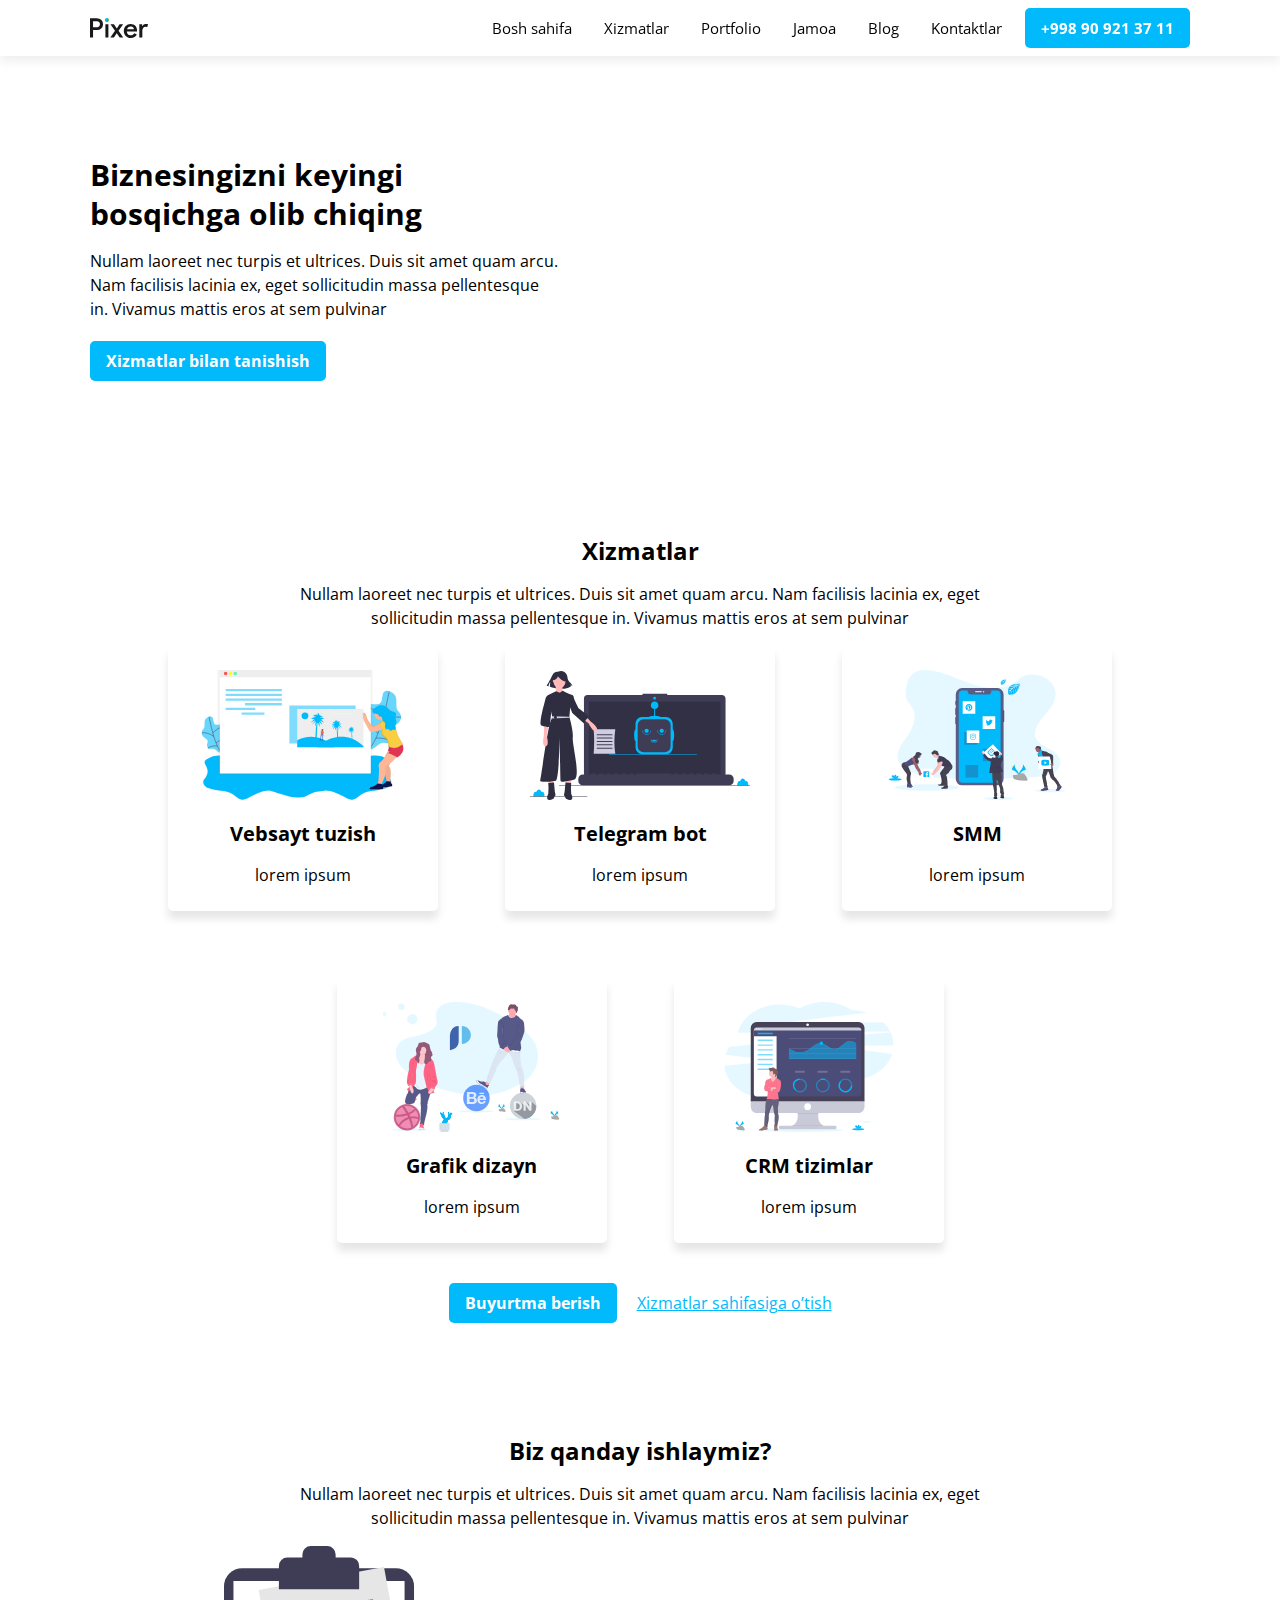
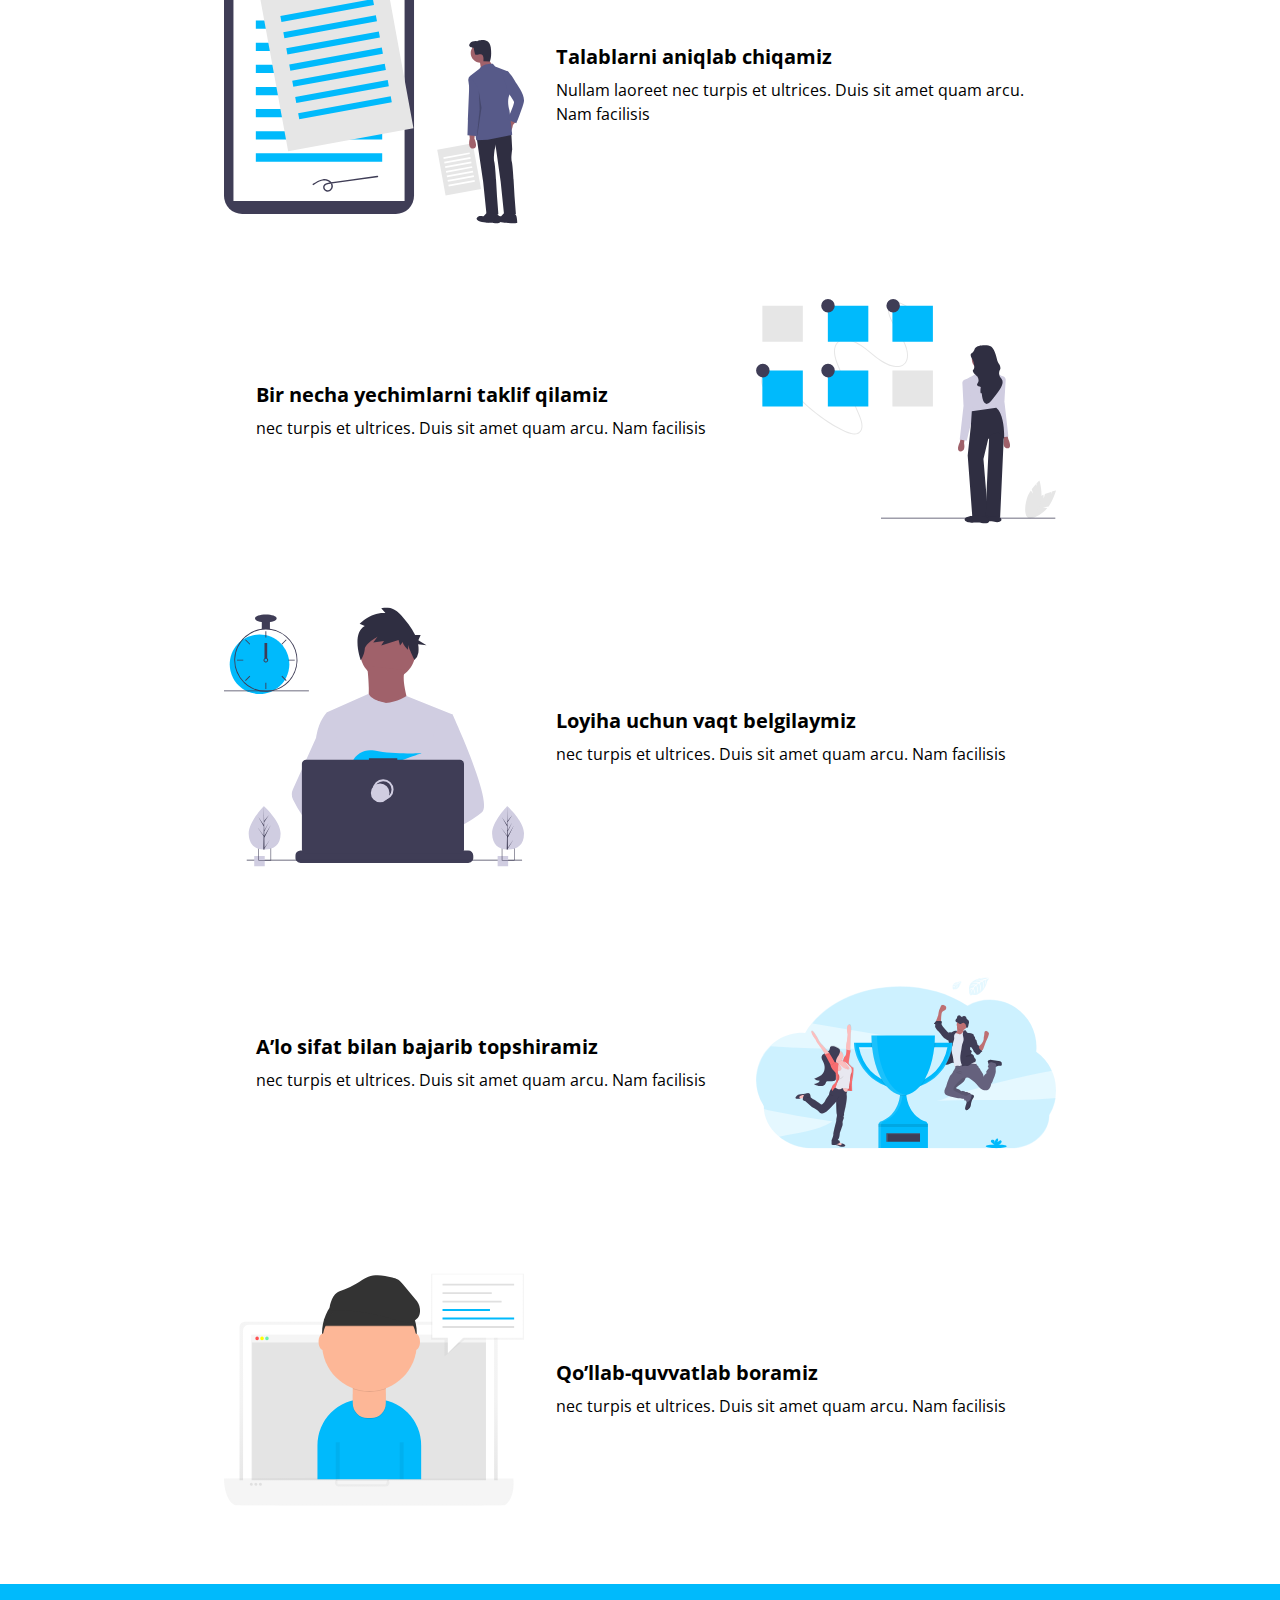
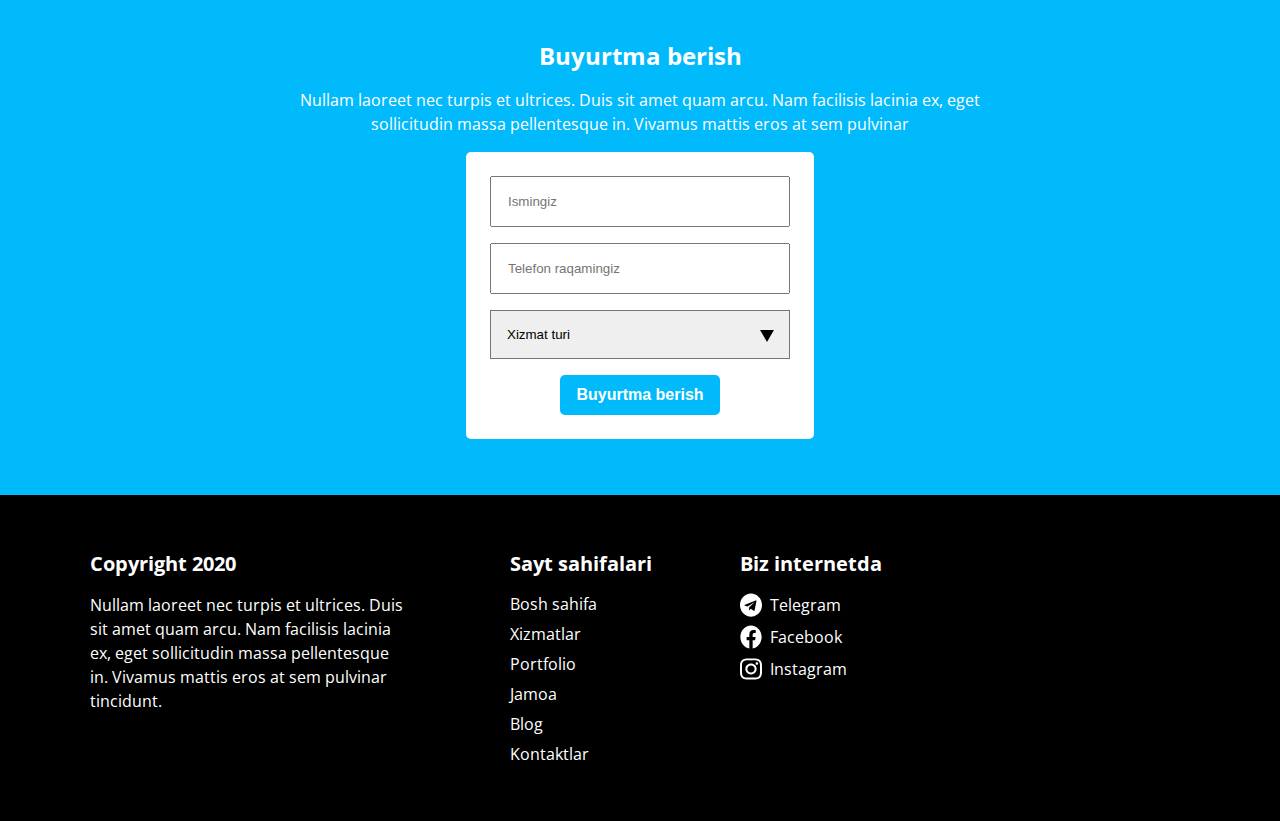
<file: index.html>
<!DOCTYPE html>
<html lang="en">
<head>
   <meta charset="UTF-8">
   <meta http-equiv="X-UA-Compatible" content="IE=edge">
   <meta name="viewport" content="width=device-width, initial-scale=1.0">
   <!-- <link rel="stylesheet" href="./normalize.css"> -->
   <link rel="stylesheet" href="./style.css">
   <!-- <link rel="stylesheet" href="./main.min.css"> -->
   <title>Pixer</title>
</head>
<body>
   <header class="header">
      <div class="container">
         <div class="header-wrapper">
            <a class="header-logo" href="#">
               <img class="header-logo-img" src="./images/header-logo.svg" alt="The logo of site" width="59" height="20">
            </a>
            
            <ul class="header-list">
               <li class="header-item">
                  <a class="header-item-link" href="./bosh-sahifa.html">Bosh sahifa</a>
               </li>
               
               <li class="header-item">
                  <a class="header-item-link" href="./xizmatlar.html">Xizmatlar</a>

                  <ul class="header-dropdown-list">
                     <li class="header-dropdown-item">
                        <a class="header-dropdown-link" href="./vebsayt.html">Vebsayt</a>
                     </li>

                     <li class="header-dropdown-item">
                        <a class="header-dropdown-link" href="./telegram-bot.html">Telegram bot</a>
                     </li>

                     <li class="header-dropdown-item">
                        <a class="header-dropdown-link" href="./smm.html">SMM</a>
                     </li>

                     <li class="header-dropdown-item">
                        <a class="header-dropdown-link" href="/grafik.html">Grafik dizayn</a>
                     </li>

                     <li class="header-dropdown-item">
                        <a class="header-dropdown-link" href="./crm.html">CRM tizim</a>
                     </li>
                  </ul>
               </li>
               
               <li class="header-item">
                  <a class="header-item-link" href="./portfolio.html">Portfolio</a>
               </li>
               
               <li class="header-item">
                  <a class="header-item-link" href="./jamoa.html">Jamoa</a>
               </li>
               
               <li class="header-item">
                  <a class="header-item-link" href="./blog.html">Blog</a>
               </li>
               
               <li class="header-item">
                  <a class="header-item-link" href="./kontaktalr.html">Kontaktlar</a>
               </li>
            </ul>
            
            <a class="header-number-link" href="tel:+998909213711">+998 90 921 37 11</a>
         </div>
      </div>
   </header>
   
   <main class="main">
      <section class="hero">
         <div class="container">
            <div class="hero-wrapper">
               <h1 class="visually-hidden">Pixer</h1>
               <div class="hero-left">
                  <h2 class="hero-heading">Biznesingizni keyingi bosqichga olib chiqing</h2>
                  <p class="hero-text">
                     Nullam laoreet nec turpis et ultrices. Duis sit amet quam arcu. Nam facilisis lacinia ex, eget sollicitudin massa pellentesque in. Vivamus mattis eros at sem pulvinar
                  </p>
                  <a class="link hero-link" href="#xizmatlar">Xizmatlar bilan tanishish</a>
               </div>
               
               <div class="hero-right">
                  <iframe class="hero-video" width="458" height="258" src="https://www.youtube.com/embed/6_pru8U2RmM" title="YouTube video player" allow="accelerometer; autoplay; clipboard-write; encrypted-media; gyroscope; picture-in-picture" allowfullscreen></iframe>
               </div>
            </div>
         </div>
      </section>
      
      <section class="services" id="xizmatlar">
         <div class="container">
            <div class="services-wrapper">
               <div class="services-text-wrapper">
                  <h2 class="services-heading">Xizmatlar</h2>
                  <p class="services-text">
                     Nullam laoreet nec turpis et ultrices. Duis sit amet quam arcu. Nam facilisis lacinia ex, eget sollicitudin massa pellentesque in. Vivamus mattis eros at sem pulvinar
                  </p>
               </div>
               
               <ul class="services-list">
                  <li class="services-item">
                     <a class="services-item-link" href="./vebsayt.html">
                        <h3 class="services-item-heading">Vebsayt tuzish</h3>
                        <p class="services-item-text">lorem ipsum</p>
                     </a>
                  </li>
                  
                  <li class="services-item">
                     <a class="services-item-link" href="./telegram-bot.html">
                        <h3 class="services-item-heading">Telegram bot</h3>
                        <p class="services-item-text">lorem ipsum</p>
                     </a>
                  </li>
                  
                  <li class="services-item">
                     <a class="services-item-link" href="./smm.html">
                        <h3 class="services-item-heading">SMM</h3>
                        <p class="services-item-text">lorem ipsum</p>
                     </a>
                  </li>
                  
                  <li class="services-item">
                     <a class="services-item-link" href="./grafik.html">
                        <h3 class="services-item-heading">Grafik dizayn</h3>
                        <p class="services-item-text">lorem ipsum</p>
                     </a>
                  </li>
                  
                  <li class="services-item">
                     <a class="services-item-link" href="./crm.html">
                        <h3 class="services-item-heading">CRM tizimlar</h3>
                        <p class="services-item-text">lorem ipsum</p>
                     </a>
                  </li>
               </ul>
               
               <div class="services-link-wrapper">
                  <a class="link services-link" href="#buyurtma">Buyurtma berish</a>
                  <a class="services-link2" href="#">Xizmatlar sahifasiga o’tish</a>
               </div>
            </div>
         </div>
      </section> 
      
      <section class="team">
         <div class="container">
            <div class="team-wrapper">
               <div class="team-text-wrapper">
                  <h2 class="team-heading">Biz qanday ishlaymiz?</h2>
                  <p class="team-text">
                     Nullam laoreet nec turpis et ultrices. Duis sit amet quam arcu. Nam facilisis lacinia ex, eget sollicitudin massa pellentesque in. Vivamus mattis eros at sem pulvinar
                  </p>
               </div>
               
               <ol class="team-list">
                  <li class="team-item">
                     <div class="team-item-text-wrapper">
                        <h3 class="team-item-heading">Talablarni aniqlab chiqamiz</h3>
                        <p class="team-item-text">
                           Nullam laoreet nec turpis et ultrices. Duis sit amet quam arcu. Nam facilisis
                        </p>
                     </div>
                  </li>
                  
                  <li class="team-item">
                     <div class="team-item-text-wrapper">
                        <h3 class="team-item-heading">Bir necha yechimlarni taklif qilamiz</h3>
                        <p class="team-item-text">
                           nec turpis et ultrices. Duis sit amet quam arcu. Nam facilisis
                        </p>
                     </div>
                  </li>
                  
                  <li class="team-item">
                     <div class="team-item-text-wrapper">
                        <h3 class="team-item-heading">Loyiha uchun vaqt belgilaymiz</h3>
                        <p class="team-item-text">
                           nec turpis et ultrices. Duis sit amet quam arcu. Nam facilisis
                        </p>
                     </div>
                  </li>
                  
                  <li class="team-item">
                     <div class="team-item-text-wrapper">
                        <h3 class="team-item-heading">A’lo sifat bilan bajarib topshiramiz</h3>
                        <p class="team-item-text">
                           nec turpis et ultrices. Duis sit amet quam arcu. Nam facilisis
                        </p>
                     </div>
                  </li>
                  
                  <li class="team-item">
                     <div class="team-item-text-wrapper">
                        <h3 class="team-item-heading">Qo’llab-quvvatlab boramiz</h3>
                        <p class="team-item-text">
                           nec turpis et ultrices. Duis sit amet quam arcu. Nam facilisis
                        </p>
                     </div>
                  </li>
               </ol>
            </div>
         </div>
      </section>
      
      <section class="order" id="buyurtma">
         <div class="container">
            <div class="order-wrapper">
               <div class="order-text-wrapper">
                  <h2 class="order-heading">Buyurtma berish</h2>
                  <p class="order-text"> 
                     Nullam laoreet nec turpis et ultrices. Duis sit amet quam arcu. Nam facilisis lacinia ex, eget sollicitudin massa pellentesque in. Vivamus mattis eros at sem pulvinar
                  </p>
               </div>
               <form class="order-form" action="https://echo.htmlacademy.ru/" method="Post" autocomplete="off">
                  <input class="order-input" type="text" name="Foydalanuvchining ismi" placeholder="Ismingiz" aria-label="Ismingizi kiriting" required>
                  
                  <input class="order-input" type="tel" name="Foydalanuvchining tel raqami" placeholder="Telefon raqamingiz" aria-label="Telefon raqamingizni kiriting" required>
                  
                  <select name="Xizmat turi" class="order-select" required>
                     <option value="" selected disabled hidden>Xizmat turi</option>
                     <option value="Vebsayt tuzish">Vebsayt tuzish</option>
                     <option value="Telegram bot">Telegram bot</option>
                     <option value="SMM">SMM</option>
                     <option value="Grafik dizayn">Grafik dizayn</option>
                     <option value="CRM">CRM</option>
                  </select>
                  
                  <button type="submit" class="link form-btn">Buyurtma berish</button>
               </form>  
            </div>
         </div>
      </section>
   </main>
   
   <footer class="footer">
      <div class="container">
         <div class="footer-wrapper">
            <div class="footer-copyright">
               <strong class="footer-strong">Copyright 2020</strong>
               <p class="footer-text">
                  Nullam laoreet nec turpis et ultrices. Duis sit amet quam arcu. Nam facilisis lacinia ex, eget sollicitudin massa pellentesque in. Vivamus mattis eros at sem pulvinar tincidunt.
               </p>
            </div>
            
            <div class="footer-sahifalar">
               <strong class="footer-strong">Sayt sahifalari</strong>
               <ul class="footer-list">
                  <li class="footer-item"><a class="footer-link" href="#">Bosh sahifa</a></li>
                  <li class="footer-item"><a class="footer-link" href="#">Xizmatlar</a></li>
                  <li class="footer-item"><a class="footer-link" href="#">Portfolio</a></li>
                  <li class="footer-item"><a class="footer-link" href="#">Jamoa</a></li>
                  <li class="footer-item"><a class="footer-link" href="#">Blog</a></li>
                  <li class="footer-item"><a class="footer-link" href="#">Kontaktlar</a></li>
               </ul>
            </div>
            
            <div class="footer-internet">
               <strong class="footer-strong">Biz internetda</strong>
               <ul class="footer-list">
                  <li class="footer-item"><a class="footer-item-link" href="https://desktop.telegram.org/">Telegram</a></li>
                  <li class="footer-item"><a class="footer-item-link" href="https://www.facebook.com/">Facebook</a></li>
                  <li class="footer-item"><a class="footer-item-link" href="https://www.instagram.com/">Instagram</a></li>
               </ul>
            </div>
         </div>
      </div>
   </footer>
</body>
</html>
</file>
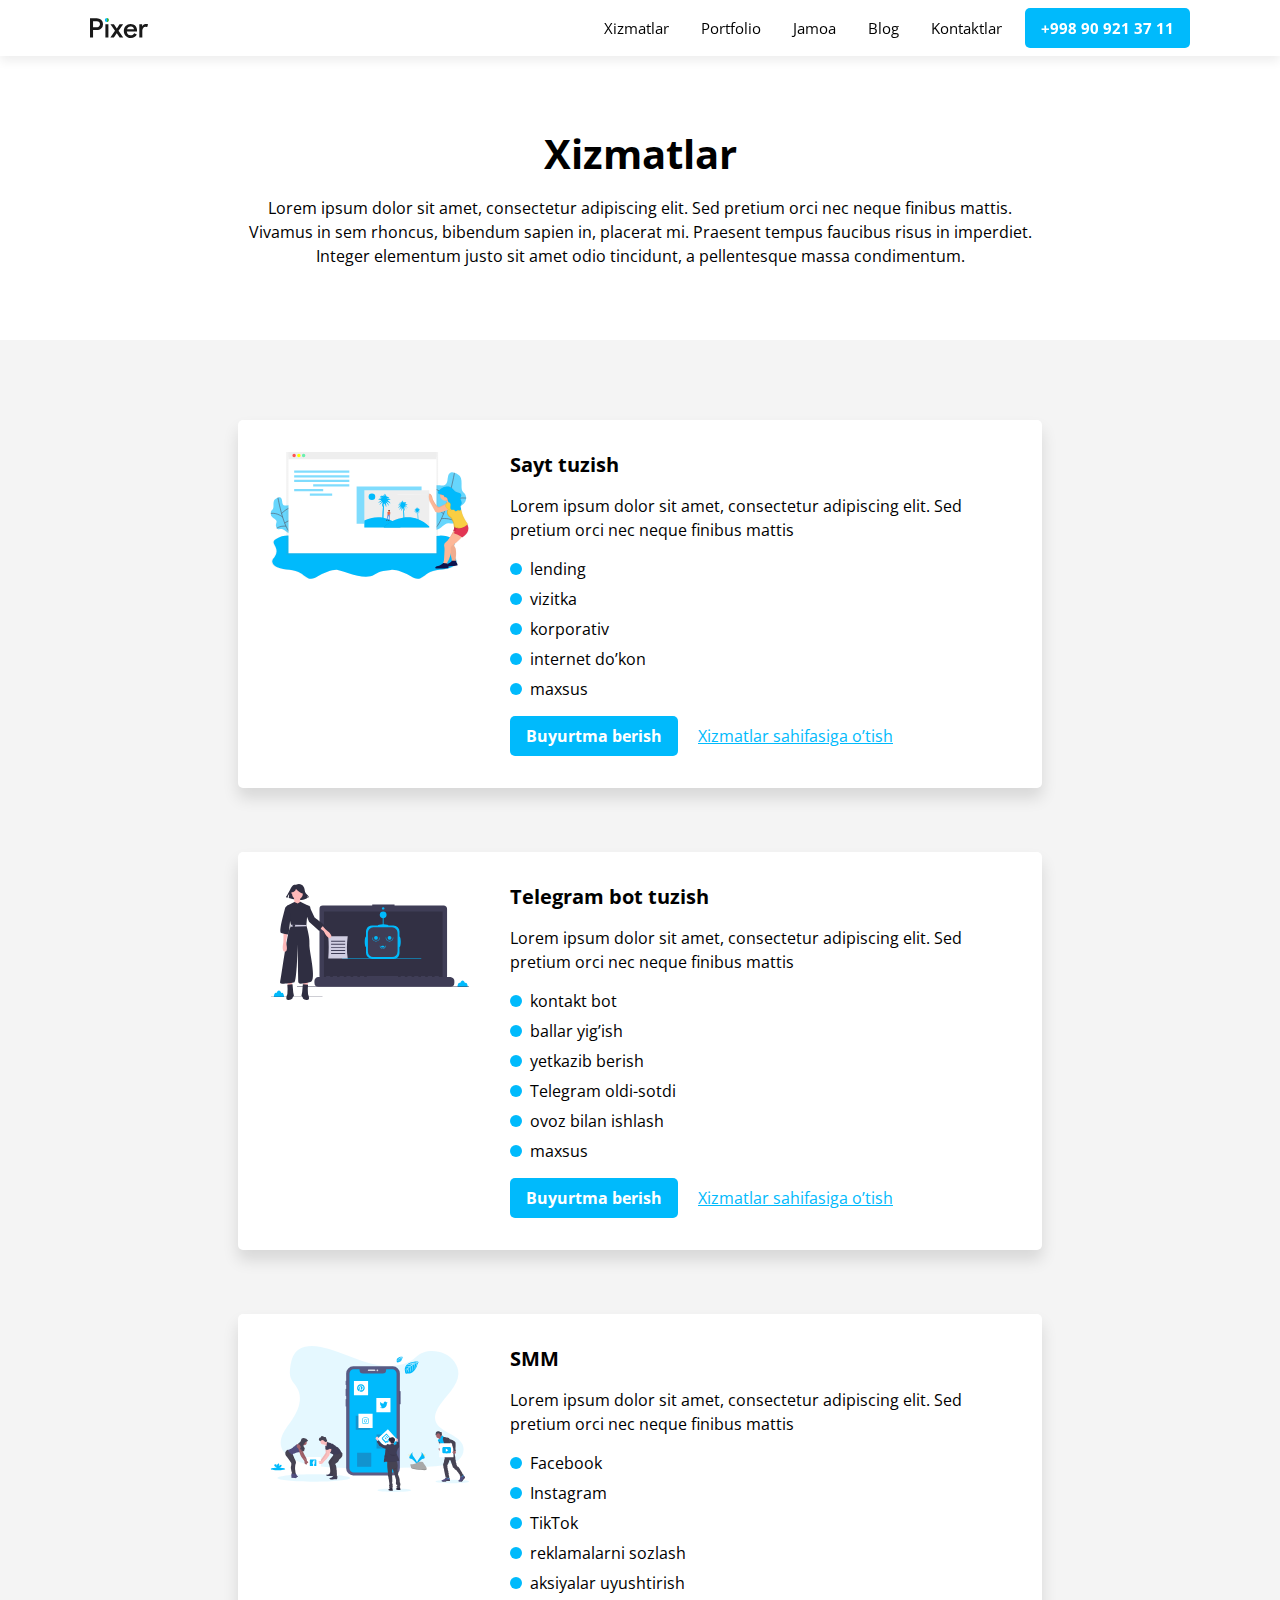
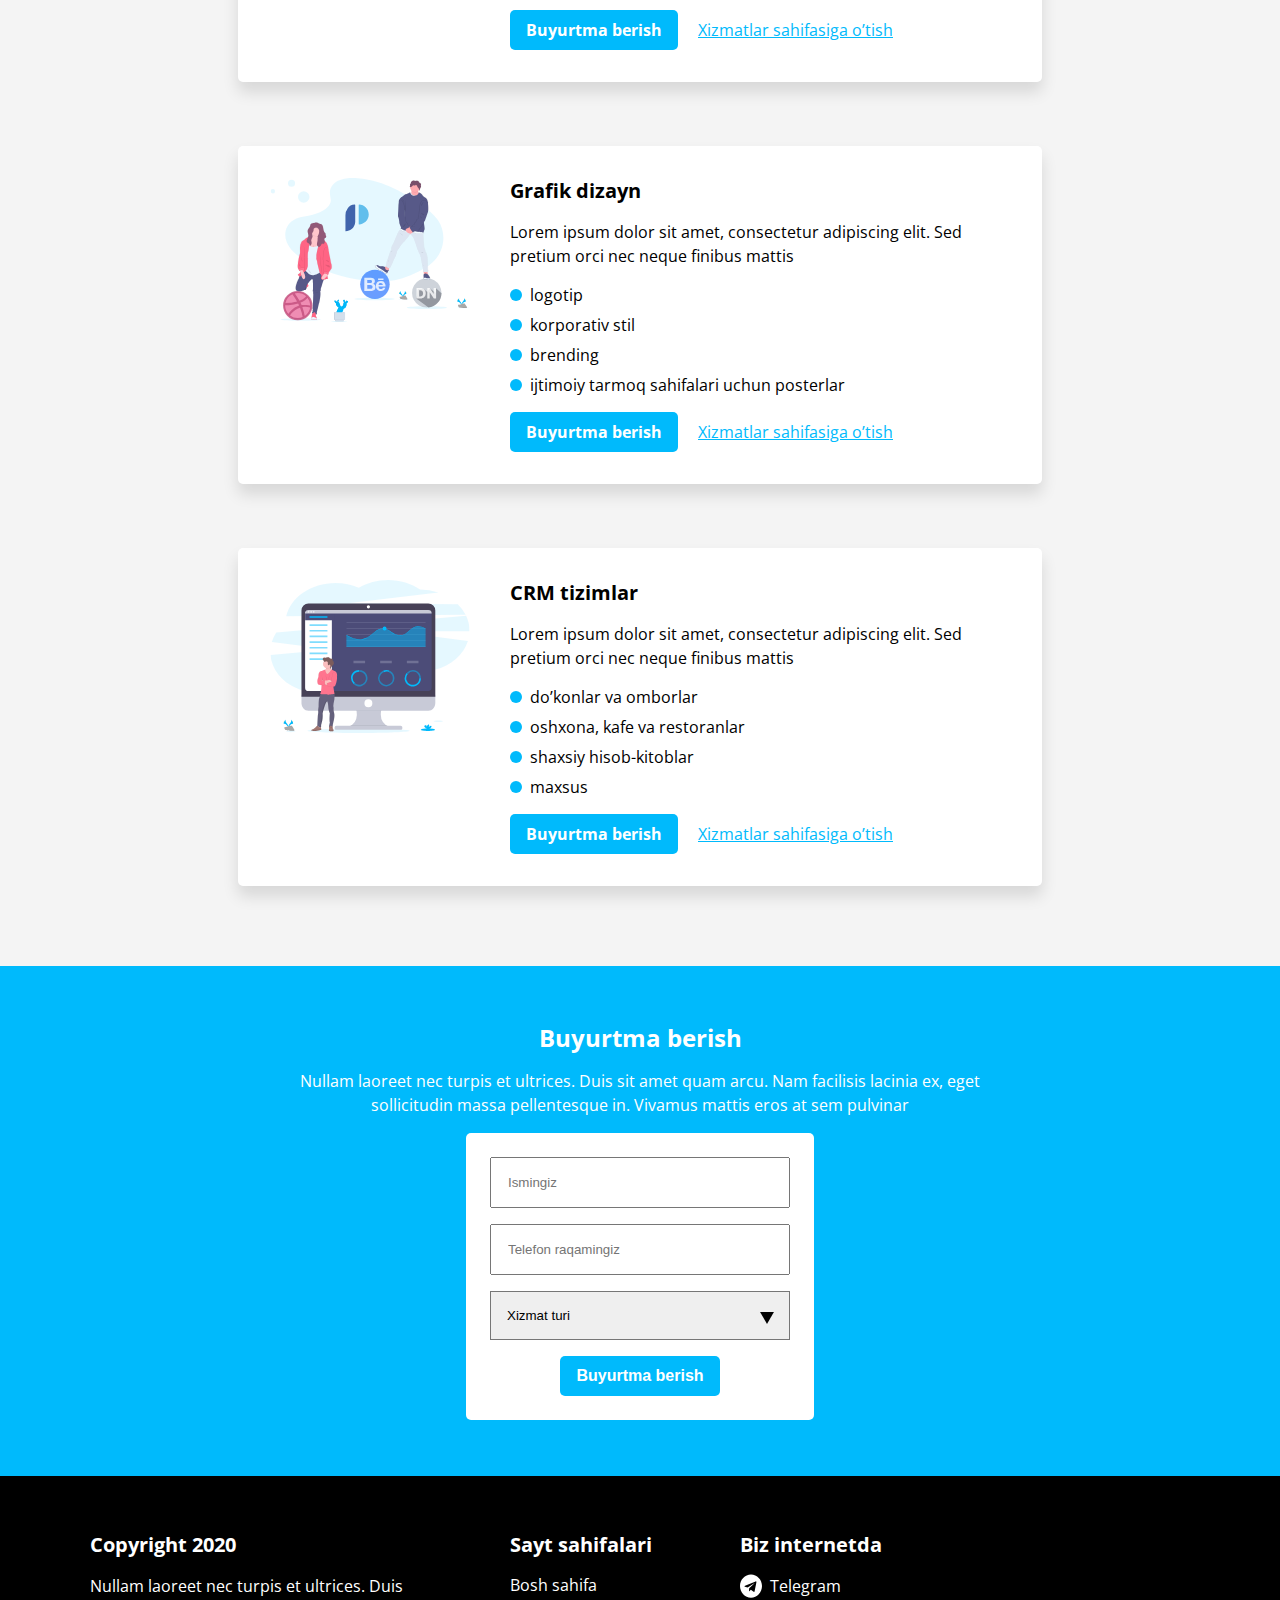
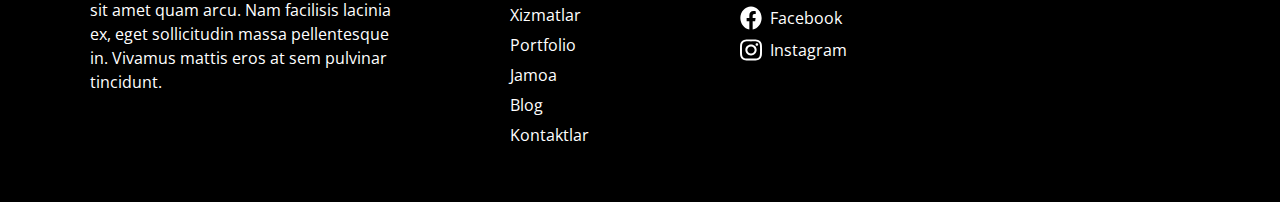
<file: xizmatlar.html>
<!DOCTYPE html>
<html lang="en">
<head>
   <meta charset="UTF-8">
   <meta http-equiv="X-UA-Compatible" content="IE=edge">
   <meta name="viewport" content="width=device-width, initial-scale=1.0">
   <!-- <link rel="stylesheet" href="./normalize.css"> -->
   <link rel="stylesheet" href="./style.css">
   <!-- <link rel="stylesheet" href="./main.min.css"> -->
   <title>Xizmatlar</title>
</head>
<body>
   <h1 class="visually-hidden">Xizmatlar bo'limi haqida</h1>
   <header class="header">
      <div class="container">
         <div class="header-wrapper">
            <a class="header-logo" href="#">
               <img class="header-logo-img" src="./images/header-logo.svg" alt="The logo of site" width="59" height="20">
            </a>
            
            <ul class="header-list">
               <li class="header-item">
                  <a class="header-item-link" href="./xizmatlar.html">Xizmatlar</a>
                  
                  <ul class="header-dropdown-list">
                     <li class="header-dropdown-item">
                        <a class="header-dropdown-link" href="./vebsayt.html">Vebsayt</a>
                     </li>
                     
                     <li class="header-dropdown-item">
                        <a class="header-dropdown-link" href="./telegram-bot.html">Telegram bot</a>
                     </li>
                     
                     <li class="header-dropdown-item">
                        <a class="header-dropdown-link" href="./smm.html">SMM</a>
                     </li>
                     
                     <li class="header-dropdown-item">
                        <a class="header-dropdown-link" href="/grafik.html">Grafik dizayn</a>
                     </li>
                     
                     <li class="header-dropdown-item">
                        <a class="header-dropdown-link" href="./crm.html">CRM tizim</a>
                     </li>
                  </ul>
               </li>
               
               <li class="header-item">
                  <a class="header-item-link" href="./portfolio.html">Portfolio</a>
               </li>
               
               <li class="header-item">
                  <a class="header-item-link" href="./jamoa.html">Jamoa</a>
               </li>
               
               <li class="header-item">
                  <a class="header-item-link" href="./blog.html">Blog</a>
               </li>
               
               <li class="header-item">
                  <a class="header-item-link" href="./kontaktalr.html">Kontaktlar</a>
               </li>
            </ul>
            
            <a class="header-number-link" href="tel:+998909213711">+998 90 921 37 11</a>
         </div>
      </div>
   </header>
   
   <main class="main">
      <section class="services-hero">
         <div class="services-container">
            <div class="services-hero-text-wrapper">
               <h2 class="services-hero-heading">Xizmatlar</h2>
               <p class="services-hero-text">
                  Lorem ipsum dolor sit amet, consectetur adipiscing elit. Sed pretium orci nec neque finibus mattis. Vivamus in sem rhoncus, bibendum sapien in, placerat mi. Praesent tempus faucibus risus in imperdiet. Integer elementum justo sit amet odio tincidunt, a pellentesque massa condimentum.
               </p>
            </div>
         </div>
      </section>
      
      <section class="services-page">
         <div class="services-container">
            <h2 class="visually-hidden">Services</h2>
            <ul class="services-page-list">
               <li class="services-page-item">
                  <h3 class="services-page-item-heading">Sayt tuzish</h3>
                  <p class="services-page-item-text">
                     Lorem ipsum dolor sit amet, consectetur adipiscing elit. Sed pretium orci nec neque finibus mattis
                  </p>
                  
                  <ul class="services-page-inner-list">
                     <li class="services-page-inner-item">lending</li>
                     <li class="services-page-inner-item">vizitka</li>
                     <li class="services-page-inner-item">korporativ</li>
                     <li class="services-page-inner-item">internet do’kon</li>
                     <li class="services-page-inner-item">maxsus</li>
                  </ul>
                  
                  <div class="services-link-wrapper">
                     <a class="link services-link" href="#buyurtma">Buyurtma berish</a>
                     <a class="services-link2" href="#">Xizmatlar sahifasiga o’tish</a>
                  </div>
               </li>
               
               <li class="services-page-item">
                  <h3 class="services-page-item-heading">Telegram bot tuzish</h3>
                  <p class="services-page-item-text">
                     Lorem ipsum dolor sit amet, consectetur adipiscing elit. Sed pretium orci nec neque finibus mattis
                  </p>
                  
                  <ul class="services-page-inner-list">
                     <li class="services-page-inner-item">kontakt bot</li>
                     <li class="services-page-inner-item">ballar yig’ish</li>
                     <li class="services-page-inner-item">yetkazib berish</li>
                     <li class="services-page-inner-item">Telegram oldi-sotdi</li>
                     <li class="services-page-inner-item">ovoz bilan ishlash</li>
                     <li class="services-page-inner-item">maxsus</li>
                  </ul>
                  
                  <div class="services-link-wrapper">
                     <a class="link services-link" href="#buyurtma">Buyurtma berish</a>
                     <a class="services-link2" href="#">Xizmatlar sahifasiga o’tish</a>
                  </div>
               </li>
               
               <li class="services-page-item">
                  <h3 class="services-page-item-heading">SMM</h3>
                  <p class="services-page-item-text">
                     Lorem ipsum dolor sit amet, consectetur adipiscing elit. Sed pretium orci nec neque finibus mattis
                  </p>
                  
                  <ul class="services-page-inner-list">
                     <li class="services-page-inner-item">Facebook</li>
                     <li class="services-page-inner-item">Instagram</li>
                     <li class="services-page-inner-item">TikTok</li>
                     <li class="services-page-inner-item">reklamalarni sozlash</li>
                     <li class="services-page-inner-item">aksiyalar uyushtirish</li>
                  </ul>
                  
                  <div class="services-link-wrapper">
                     <a class="link services-link" href="#buyurtma">Buyurtma berish</a>
                     <a class="services-link2" href="#">Xizmatlar sahifasiga o’tish</a>
                  </div>
               </li>
               
               <li class="services-page-item">
                  <h3 class="services-page-item-heading">Grafik dizayn</h3>
                  <p class="services-page-item-text">
                     Lorem ipsum dolor sit amet, consectetur adipiscing elit. Sed pretium orci nec neque finibus mattis
                  </p>
                  
                  <ul class="services-page-inner-list">
                     <li class="services-page-inner-item">logotip</li>
                     <li class="services-page-inner-item">korporativ stil</li>
                     <li class="services-page-inner-item">brending</li>
                     <li class="services-page-inner-item">ijtimoiy tarmoq sahifalari uchun posterlar</li>
                  </ul>
                  
                  <div class="services-link-wrapper">
                     <a class="link services-link" href="#buyurtma">Buyurtma berish</a>
                     <a class="services-link2" href="#">Xizmatlar sahifasiga o’tish</a>
                  </div>
               </li>
               
               <li class="services-page-item">
                  <h3 class="services-page-item-heading">CRM tizimlar</h3>
                  <p class="services-page-item-text">
                     Lorem ipsum dolor sit amet, consectetur adipiscing elit. Sed pretium orci nec neque finibus mattis
                  </p>
                  
                  <ul class="services-page-inner-list">
                     <li class="services-page-inner-item">do’konlar va omborlar</li>
                     <li class="services-page-inner-item">oshxona, kafe va restoranlar</li>
                     <li class="services-page-inner-item">shaxsiy hisob-kitoblar</li>
                     <li class="services-page-inner-item">maxsus</li>
                  </ul>
                  
                  <div class="services-link-wrapper">
                     <a class="link services-link" href="#buyurtma">Buyurtma berish</a>
                     <a class="services-link2" href="#">Xizmatlar sahifasiga o’tish</a>
                  </div>
               </li>
            </ul>
         </div>
      </section>
      
      <section class="order" id="buyurtma">
         <div class="services-container">
            <div class="order-wrapper">
               <div class="order-text-wrapper">
                  <h2 class="order-heading">Buyurtma berish</h2>
                  <p class="order-text"> 
                     Nullam laoreet nec turpis et ultrices. Duis sit amet quam arcu. Nam facilisis lacinia ex, eget sollicitudin massa pellentesque in. Vivamus mattis eros at sem pulvinar
                  </p>
               </div>
               <form class="order-form" action="https://echo.htmlacademy.ru/" method="Post" autocomplete="off">
                  <input class="order-input" type="text" name="Foydalanuvchining ismi" placeholder="Ismingiz" aria-label="Ismingizi kiriting" required>
                  
                  <input class="order-input" type="tel" name="Foydalanuvchining tel raqami" placeholder="Telefon raqamingiz" aria-label="Telefon raqamingizni kiriting" required>
                  
                  <select name="Xizmat turi" class="order-select" required>
                     <option value="" selected disabled hidden>Xizmat turi</option>
                     <option value="Vebsayt tuzish">Vebsayt tuzish</option>
                     <option value="Telegram bot">Telegram bot</option>
                     <option value="SMM">SMM</option>
                     <option value="Grafik dizayn">Grafik dizayn</option>
                     <option value="CRM">CRM</option>
                  </select>
                  
                  <button type="submit" class="link form-btn">Buyurtma berish</button>
               </form>  
            </div>
         </div>
      </section>
   </main>
   
   <footer class="footer">
      <div class="container">
         <div class="footer-wrapper">
            <div class="footer-copyright">
               <strong class="footer-strong">Copyright 2020</strong>
               <p class="footer-text">
                  Nullam laoreet nec turpis et ultrices. Duis sit amet quam arcu. Nam facilisis lacinia ex, eget sollicitudin massa pellentesque in. Vivamus mattis eros at sem pulvinar tincidunt.
               </p>
            </div>
            
            <div class="footer-sahifalar">
               <strong class="footer-strong">Sayt sahifalari</strong>
               <ul class="footer-list">
                  <li class="footer-item"><a class="footer-link" href="#">Bosh sahifa</a></li>
                  <li class="footer-item"><a class="footer-link" href="#">Xizmatlar</a></li>
                  <li class="footer-item"><a class="footer-link" href="#">Portfolio</a></li>
                  <li class="footer-item"><a class="footer-link" href="#">Jamoa</a></li>
                  <li class="footer-item"><a class="footer-link" href="#">Blog</a></li>
                  <li class="footer-item"><a class="footer-link" href="#">Kontaktlar</a></li>
               </ul>
            </div>
            
            <div class="footer-internet">
               <strong class="footer-strong">Biz internetda</strong>
               <ul class="footer-list">
                  <li class="footer-item"><a class="footer-item-link" href="https://desktop.telegram.org/">Telegram</a></li>
                  <li class="footer-item"><a class="footer-item-link" href="https://www.facebook.com/">Facebook</a></li>
                  <li class="footer-item"><a class="footer-item-link" href="https://www.instagram.com/">Instagram</a></li>
               </ul>
            </div>
         </div>
      </div>
   </footer>
</body>
</html>
</file>
<file: style.css>
/*
* Prefixed by https://autoprefixer.github.io
* PostCSS: v8.4.14,
* Autoprefixer: v10.4.7
* Browsers: last 4 version
*/

@font-face {
   font-family: 'Open Sans';
   font-display: swap;
   font-style: normal;
   font-weight: 400;
   src: url('../fonts/open-sans-v29-latin_cyrillic-regular.woff2') format('woff2'),
   url('../fonts/open-sans-v29-latin_cyrillic-regular.woff') format('woff');
}

@font-face {
   font-family: 'Open Sans';
   font-display: swap;
   font-style: normal;
   font-weight: 700;
   src: url('../fonts/open-sans-v29-latin_cyrillic-700.woff2') format('woff2'),
   url('../fonts/open-sans-v29-latin_cyrillic-700.woff') format('woff');
}

:root {
   --blue: #00BAFC;
   --white: #fff;
}

/* STARTER CODES */

html {
   scroll-behavior: smooth;
}

* {
   -webkit-box-sizing: border-box;
   box-sizing: border-box;
}

body {
   margin: 0;
   padding: 0;
   font-family: "Open Sans", "Arial", sans-serif;
   font-size: 16px;
}

main {
   -webkit-box-flex: 1;
   -ms-flex-positive: 1;
   flex-grow: 1;
}

img {
   vertical-align: middle;
   height: auto;
}

ul, ol {
   margin: 0;
   padding: 0;
   list-style-type: none;
}

.visually-hidden {
   position: absolute;
   width: 1px;
   height: 1px;
   margin: -1px;
   border: 0;
   padding: 0;
   white-space: nowrap;
   -webkit-clip-path: inset(100%);
   clip-path: inset(100%);
   clip: rect(0 0 0 0);
   overflow: hidden;
}

.container {
   max-width: 1140px;
   margin: 0 auto;
   padding: 0 20px;
}

.services-container{
   max-width: 844px;
   margin: 0 auto;
   padding: 0 20px;
}

/* HEADER START */

.header {
   position: fixed;
   z-index: 10;
   width: 100%;
   background-color: var(--white);
   -webkit-box-shadow: 0 5px 10px 0 #EEEEEE;
   box-shadow: 0 5px 10px 0 #EEEEEE;
}

.header-wrapper {
   display: -webkit-box;
   display: -ms-flexbox;
   display: flex;
   -webkit-box-align: center;
   -ms-flex-align: center;
   align-items: center;
   padding-top: 8px;
   padding-bottom: 8px;
}

.header-logo {
   margin-right: auto;
}

.header-logo-img {
   display: block;
}

.header-list {
   display: -webkit-box;
   display: -ms-flexbox;
   display: flex;
   -webkit-box-align: center;
   -ms-flex-align: center;
   align-items: center;
   margin-right: 7px;
}

.header-item {
   position: relative;
}

.header-item:hover .header-dropdown-list {
   opacity: 1;
   pointer-events: all;
}

.header-item-link {
   font-size: 15px;
   line-height: 24px;
   color: #000000;
   text-decoration: none;
   padding: 16px 16px 15px 16px;
   -webkit-transition: all 0.2s ease;
   -o-transition: all 0.2s ease;
   transition: all 0.2s ease;
}

.header-item-link:hover {
   border-bottom: 3px solid #191919;
}

.header-item-link:active {
   background: rgba(25, 25, 25, 0.7);
   color: var(--white);
}

.header-dropdown-list {
   pointer-events: none;
   display: flex;
   flex-direction: column;
   box-shadow: 0px 4px 24px rgba(0, 0, 0, 0.1);
   border-radius: 5px;
   background-color: #fff;
   padding-top: 10px;
   padding-bottom: 10px;
   position: absolute;
   top: 40px;
   left: 50%;
   transform: translateX(-50%);
   width: 124px;
   opacity: 0;
}

.header-dropdown-item {
   width: 100%;
}

.header-dropdown-item:not(:last-child) {
   margin-bottom: 8px;
}

.header-dropdown-link {
   padding-left: 16px;
   padding-right: 16px;
   line-height: 24px;
   text-decoration: none;
   color: #000000;
   font-size: 14px;
   font-weight: 500;
}

.header-number-link {
   font-size: 15px;
   -webkit-transition: all 0.2s ease;
   -o-transition: all 0.2s ease;
   transition: all 0.2s ease;
   font-weight: 700;
   line-height: 24px;
   color: var(--white);
   background: var(--blue);
   border-radius: 5px;
   text-decoration: none;
   padding: 8px 16px;
}

.header-number-link:hover {
   color: var(--blue);
   background-color: var(--white);
   -webkit-box-shadow: inset 0 0 0 3px var(--blue);
   box-shadow: inset 0 0 0 3px var(--blue);
}

.header-number-link:active {
   color: var(--white);
   background-color: rgba(0, 186, 252, 0.6);
   -webkit-box-shadow: none;
   box-shadow: none;
}

.link {
   font-weight: 700;
   font-size: 16px;
   line-height: 24px;
   color: var(--white);
   background: var(--blue);
   border-radius: 5px;
   text-decoration: none;
   padding: 8px 16px;
}

.link:hover {
   background-color: rgba(0, 186, 252, 0.8);
}

.link:active {
   background-color: rgba(0, 186, 252, 0.6);
}

/* ============= MAIN START =============== */

/* HERO START */

.hero {
   padding-top: 136px;
   padding-bottom: 80px;
}

.hero-wrapper {
   display: -webkit-box;
   display: -ms-flexbox;
   display: flex;
   -webkit-box-align: center;
   -ms-flex-align: center;
   align-items: center;
   -webkit-box-pack: justify;
   -ms-flex-pack: justify;
   justify-content: space-between;
}

.hero-left {
   width: 470px;
}

.hero-heading {
   font-size: 30px;
   line-height: 130%;
   margin: 0;
   margin-bottom: 16px;
}

.hero-text {
   line-height: 24px;
   margin: 0;
   margin-bottom: 20px;
}

.hero-link {
   display: inline-block;
}

.hero-video {
   border: 0;
   border-radius: 5px;
}

/* SERVICES HERO START */

.services-hero {
   text-align: center;
   padding-top: 128px;
   padding-bottom: 72px;
   background-color: #fff;
}

.services-hero-text-wrapper {
   width: 800px;
   margin: 0 auto;
}

.services-hero-heading {
   margin: 0;
   font-size: 40px;
   line-height: 130%;
   margin-bottom: 16px;
}

.services-hero-text {
   margin: 0;
   line-height: 24px;
}

/* SERVICES START */

.services {
   padding-top: 56px;
   padding-bottom: 56px;
}

.services-wrapper {
   display: -webkit-box;
   display: -ms-flexbox;
   display: flex;
   -webkit-box-orient: vertical;
   -webkit-box-direction: normal;
   -ms-flex-direction: column;
   flex-direction: column;
   -webkit-box-align: center;
   -ms-flex-align: center;
   align-items: center;
   text-align: center;
}

.services-text-wrapper {
   width: 719px;
   margin-bottom: 16px;
}

.services-heading {
   font-size: 24px;
   line-height: 130%;
   margin: 0;
   margin-bottom: 16px;
}

.services-text {
   margin: 0;
   line-height: 24px;
}

.services-list {
   display: -webkit-box;
   display: -ms-flexbox;
   display: flex;
   -webkit-box-align: center;
   -ms-flex-align: center;
   align-items: center;
   -webkit-box-pack: center;
   -ms-flex-pack: center;
   justify-content: center;
   -ms-flex-wrap: wrap;
   flex-wrap: wrap;
   gap: 67px;
   margin-bottom: 40px;
}

.services-item {
   padding: 24px;
   -webkit-box-shadow: 0px 8px 8px rgba(0, 0, 0, 0.1);
   box-shadow: 0px 8px 8px rgba(0, 0, 0, 0.1);
   border-radius: 5px;
}

.services-item:hover {
   -webkit-box-shadow: 0px 12px 21px rgba(0, 0, 0, 0.1);
   box-shadow: 0px 12px 21px rgba(0, 0, 0, 0.1);
}

.services-item:active {
   -webkit-box-shadow: 0px 4px 4px rgba(0, 0, 0, 0.2);
   box-shadow: 0px 4px 4px rgba(0, 0, 0, 0.2);
}

.services-item-link {
   text-decoration: none;
   color: #000000;
}

.services-item-link::before {
   content: "";
   display: inline-block;
   width: 222px;
   height: 130px;
   background-repeat: no-repeat;
   background-size: contain;
   background-position: center;
   margin-bottom: 16px;
   
}

.services-item:nth-child(1) .services-item-link::before {
   background-image: url("./images/vebsayt.svg");
}

.services-item:nth-child(2) .services-item-link::before {
   background-image: url("./images/telegram.svg");
}

.services-item:nth-child(3) .services-item-link::before {
   background-image: url("./images/smm.svg");
}

.services-item:nth-child(4) .services-item-link::before {
   background-image: url("./images/grafik.svg");
}

.services-item:nth-child(5) .services-item-link::before {
   background-image: url("./images/crm.svg");
}

.services-item-heading {
   font-size: 20px;
   line-height: 130%;
   margin: 0;
   margin-bottom: 16px;
}

.services-item-text {
   line-height: 24px;
   margin: 0;
}

.services-link {
   display: inline-block;
   margin-right: 16px;
}

.services-link2 {
   color: var(--blue);
}

/* SERVICES PAGE START */
.services-page {
   padding-top: 80px;
   padding-bottom: 80px;
   background-color: #F4F4F4;
}

.services-page-list {
   display: flex;
   flex-direction: column;
}

.services-page-item {
   position: relative;
   width: 100%;
   padding: 32px;
   padding-left: 272px;
   background-color: #FFFFFF;
   border-radius: 5px;
   box-shadow: 0px 10px 16px rgba(0, 0, 0, 0.12);
}

.services-page-item::before {
   position: absolute;
   top: 32px;
   left: 32px;
   content: "";
   width: 200px;
   height: 153px;
   background-repeat: no-repeat;
   background-size: contain;
}

.services-page-item:nth-child(1):before {
   background-image: url("./images/vebsayt.svg");
}

.services-page-item:nth-child(2):before {
   background-image: url("./images/telegram.svg");
}

.services-page-item:nth-child(3):before {
   background-image: url("./images/smm.svg");
}

.services-page-item:nth-child(4):before {
   background-image: url("./images/grafik.svg");
}

.services-page-item:nth-child(5):before {
   background-image: url("./images/crm.svg");
}

.services-page-item:not(:last-child) {
   margin-bottom: 64px;
}

.services-page-item-heading {
   margin: 0;
   font-size: 20px;
   line-height: 130%;
   margin-bottom: 16px;
}

.services-page-item-text {
   margin: 0;
   line-height: 24px;
   margin-bottom: 16px;
}

.services-page-inner-list {
   margin-bottom: 16px;
}

.services-page-inner-item {
   
}

.services-page-inner-item::before {
   content: "";
   display: inline-block;
   width: 12px;
   height: 12px;
   border-radius: 50%;
   background-color: #00BAFC;
   margin-right: 8px;
}

.services-page-inner-item:not(:last-child) {
   margin-bottom: 8px;
}

/* TEAM START */

.team {
   padding-top: 56px;
   padding-bottom: 56px;
}

.team-wrapper {
   display: -webkit-box;
   display: -ms-flexbox;
   display: flex;
   -webkit-box-orient: vertical;
   -webkit-box-direction: normal;
   -ms-flex-direction: column;
   flex-direction: column;
   -webkit-box-align: center;
   -ms-flex-align: center;
   align-items: center;
   text-align: center;
}

.team-text-wrapper {
   width: 719px;
   margin-bottom: 16px;
}

.team-heading {
   font-size: 24px;
   line-height: 130%;
   margin: 0;
   margin-bottom: 16px;
}

.team-text {
   margin: 0;
   line-height: 24px;
}

.team-list {
   display: -webkit-box;
   display: -ms-flexbox;
   display: flex;
   -webkit-box-orient: vertical;
   -webkit-box-direction: normal;
   -ms-flex-direction: column;
   flex-direction: column;
   -webkit-box-align: center;
   -ms-flex-align: center;
   align-items: center;
   gap: 48px;
}

.team-item {
   display: -webkit-box;
   display: -ms-flexbox;
   display: flex;
   -webkit-box-align: center;
   -ms-flex-align: center;
   align-items: center;
   text-align: left;
}

.team-item::before {
   content: "";
   display: inline-block;
   width: 300px;
   height: 278px;
   background-size: contain;
   background-repeat: no-repeat;
   background-position: center;
} 
.team-item:nth-child(1):before {
   background-image: url("./images/talablar.svg");
} 

.team-item:nth-child(2):before {
   background-image: url("./images/yechimlar.svg");
} 

.team-item:nth-child(3):before {
   background-image: url("./images/vaqt.svg");
} 

.team-item:nth-child(4):before {
   background-image: url("./images/sifat.svg");
} 

.team-item:nth-child(5):before {
   background-image: url("./images/motivatsiya.svg");
} 

.team-item:nth-child(2n) {
   -webkit-box-orient: horizontal;
   -webkit-box-direction: reverse;
   -ms-flex-direction: row-reverse;
   flex-direction: row-reverse;
}

.team-item-text-wrapper {
   width: 500px;
   margin-left: 32px;
}

.team-item-heading {
   font-size: 20px;
   line-height: 130%;
   margin: 0;
   margin-bottom: 8px;
}

.team-item-text {
   line-height: 24px;
   margin: 0;
}

/* ORDER START */

.order {
   padding-top: 56px;
   padding-bottom: 56px;
   background-color: var(--blue);
}

.order-wrapper {
   display: -webkit-box;
   display: -ms-flexbox;
   display: flex;
   -webkit-box-orient: vertical;
   -webkit-box-direction: normal;
   -ms-flex-direction: column;
   flex-direction: column;
   -webkit-box-align: center;
   -ms-flex-align: center;
   align-items: center;
   text-align: center;
}

.order-text-wrapper {
   width: 719px;
   margin-bottom: 16px;
}

.order-heading {
   font-size: 24px;
   line-height: 130%;
   color: var(--white);
   margin: 0;
   margin-bottom: 16px;
}

.order-text {
   margin: 0;
   line-height: 150%;
   color: var(--white);
}

.order-form {
   width: 348px;
   background-color: var(--white);
   padding: 24px;
   border-radius: 5px;
   display: -webkit-box;
   display: -ms-flexbox;
   display: flex;
   -webkit-box-orient: vertical;
   -webkit-box-direction: normal;
   -ms-flex-direction: column;
   flex-direction: column;
   -webkit-box-align: center;
   -ms-flex-align: center;
   align-items: center;
   gap: 16px;
}

.order-input {
   padding: 16px;
   width: 100%;
}

.order-select {
   padding: 16px;
   width: 100%;
   -webkit-appearance: none;
   -moz-appearance: none;
   cursor: pointer;
   appearance: none;
   background-image: url("./images/form-arrow.svg");
   background-repeat: no-repeat;
   background-position: calc(95%);
}

.form-btn {
   border: none;
}

/* FOOTER START */

.footer {
   padding-top: 56px;
   padding-bottom: 56px;
   background-color: #000;
   color: var(--white);
}

.footer-wrapper {
   display: -webkit-box;
   display: -ms-flexbox;
   display: flex;
}

.footer-copyright {
   width: 320px;
   margin-right: 100px;
}

.footer-strong {
   font-size: 20px;
   line-height: 130%;
}

.footer-text {
   margin: 0;
   margin-top: 16px;
   line-height: 150%;
}

.footer-sahifalar {
   width: 143px;
   margin-right: 87px;
}

.footer-list {
   margin-top: 16px;
   display: -webkit-box;
   display: -ms-flexbox;
   display: flex;
   -webkit-box-orient: vertical;
   -webkit-box-direction: normal;
   -ms-flex-direction: column;
   flex-direction: column;
   gap: 8px;
}


.footer-link {
   text-decoration: none;
   color: var(--white);
}

.footer-link:hover {
   color: var(--blue);
}

.footer-link:active {
   opacity: 0.6;
}

.footer-internet {
   width: 142px;
}

.footer-item-link {
   display: -webkit-box;
   display: -ms-flexbox;
   display: flex;
   -webkit-box-align: center;
   -ms-flex-align: center;
   align-items: center;
   text-decoration: none;
   color: var(--white);
}

.footer-item-link:hover {
   color: var(--blue);
}

.footer-item-link:active {
   opacity: 0.6;
}

.footer-item-link::before {
   content: "";
   display: inline-block;
   width: 22px;
   height: 24px;
   background-repeat: no-repeat;
   background-size: contain;
   background-position: center;
   margin-right: 8px;
}

.footer-item:nth-child(1) .footer-item-link::before {
   background-image: url("./images/telegramfoot.svg");
}

.footer-item:nth-child(2) .footer-item-link::before {
   background-image: url("./images/facebook.svg");
}

.footer-item:nth-child(3) .footer-item-link::before {
   background-image: url("./images/instagram.svg");
}
</file>
<file: main.min.css>
body,ol,ul{margin:0;padding:0}.header-dropdown-link,.header-item-link{line-height:24px;text-decoration:none;color:#000}@font-face{font-family:'Open Sans';font-display:swap;font-style:normal;font-weight:400;src:url('../fonts/open-sans-v29-latin_cyrillic-regular.woff2') format('woff2'),url('../fonts/open-sans-v29-latin_cyrillic-regular.woff') format('woff')}@font-face{font-family:'Open Sans';font-display:swap;font-style:normal;font-weight:700;src:url('../fonts/open-sans-v29-latin_cyrillic-700.woff2') format('woff2'),url('../fonts/open-sans-v29-latin_cyrillic-700.woff') format('woff')}:root{--blue:#00BAFC;--white:#fff}html{scroll-behavior:smooth}*{-webkit-box-sizing:border-box;box-sizing:border-box}body{font-family:"Open Sans",Arial,sans-serif;font-size:16px}main{-webkit-box-flex:1;-ms-flex-positive:1;flex-grow:1}img{vertical-align:middle;height:auto}ol,ul{list-style-type:none}.visually-hidden{position:absolute;width:1px;height:1px;margin:-1px;border:0;padding:0;white-space:nowrap;-webkit-clip-path:inset(100%);clip-path:inset(100%);clip:rect(0 0 0 0);overflow:hidden}.container{max-width:1140px;margin:0 auto;padding:0 20px}.services-container{max-width:844px;margin:0 auto;padding:0 20px}.header{position:fixed;z-index:10;width:100%;background-color:var(--white);-webkit-box-shadow:0 5px 10px 0 #eee;box-shadow:0 5px 10px 0 #eee}.header-wrapper{display:-webkit-box;display:-ms-flexbox;display:flex;-webkit-box-align:center;-ms-flex-align:center;align-items:center;padding-top:8px;padding-bottom:8px}.header-logo{margin-right:auto}.header-logo-img{display:block}.header-list{display:-webkit-box;display:-ms-flexbox;display:flex;-webkit-box-align:center;-ms-flex-align:center;align-items:center;margin-right:7px}.header-item{position:relative}.header-item:hover .header-dropdown-list{opacity:1;pointer-events:all}.header-item-link{font-size:15px;padding:16px 16px 15px;-webkit-transition:.2s;-o-transition:.2s;transition:.2s}.header-item-link:hover{border-bottom:3px solid #191919}.header-item-link:active{background:rgba(25,25,25,.7);color:var(--white)}.footer-item-link::before,.services-item-link::before,.team-item::before{content:"";background-size:contain;background-position:center}.header-dropdown-list{pointer-events:none;display:flex;flex-direction:column;box-shadow:0 4px 24px rgba(0,0,0,.1);border-radius:5px;background-color:#fff;padding-top:10px;padding-bottom:10px;position:absolute;top:40px;left:50%;transform:translateX(-50%);width:124px;opacity:0}.header-dropdown-item{width:100%}.header-dropdown-item:not(:last-child),.services-page-inner-item:not(:last-child){margin-bottom:8px}.header-dropdown-link{padding-left:16px;padding-right:16px;font-size:14px;font-weight:500}.header-number-link,.link{font-weight:700;line-height:24px;background:var(--blue);border-radius:5px;padding:8px 16px;text-decoration:none}.header-number-link{font-size:15px;-webkit-transition:.2s;-o-transition:.2s;transition:.2s;color:var(--white)}.header-number-link:hover{color:var(--blue);background-color:var(--white);-webkit-box-shadow:inset 0 0 0 3px var(--blue);box-shadow:inset 0 0 0 3px var(--blue)}.header-number-link:active{color:var(--white);background-color:rgba(0,186,252,.6);-webkit-box-shadow:none;box-shadow:none}.link{font-size:16px;color:var(--white)}.link:hover{background-color:rgba(0,186,252,.8)}.link:active{background-color:rgba(0,186,252,.6)}.hero{padding-top:136px;padding-bottom:80px}.hero-wrapper{display:-webkit-box;display:-ms-flexbox;display:flex;-webkit-box-align:center;-ms-flex-align:center;align-items:center;-webkit-box-pack:justify;-ms-flex-pack:justify;justify-content:space-between}.hero-left{width:470px}.hero-heading{font-size:30px;line-height:130%;margin:0 0 16px}.hero-text{line-height:24px;margin:0 0 20px}.hero-link{display:inline-block}.hero-video{border:0;border-radius:5px}.services-hero{text-align:center;padding-top:128px;padding-bottom:72px;background-color:#fff}.services-hero-text-wrapper{width:800px;margin:0 auto}.services-hero-heading{margin:0 0 16px;font-size:40px;line-height:130%}.services-hero-text,.services-text,.team-text{margin:0;line-height:24px}.services,.team{padding-top:56px;padding-bottom:56px}.order-wrapper,.services-wrapper,.team-wrapper{display:-webkit-box;display:-ms-flexbox;display:flex;-webkit-box-orient:vertical;-webkit-box-direction:normal;-ms-flex-direction:column;flex-direction:column;-webkit-box-align:center;-ms-flex-align:center;align-items:center;text-align:center}.services-list,.team-list{display:-webkit-box;display:-ms-flexbox}.order-text-wrapper,.services-text-wrapper,.team-text-wrapper{width:719px;margin-bottom:16px}.services-heading,.team-heading{font-size:24px;line-height:130%;margin:0 0 16px}.services-list{display:flex;-webkit-box-align:center;-ms-flex-align:center;align-items:center;-webkit-box-pack:center;-ms-flex-pack:center;justify-content:center;-ms-flex-wrap:wrap;flex-wrap:wrap;gap:67px;margin-bottom:40px}.services-item{padding:24px;-webkit-box-shadow:0 8px 8px rgba(0,0,0,.1);box-shadow:0 8px 8px rgba(0,0,0,.1);border-radius:5px}.services-item:hover{-webkit-box-shadow:0 12px 21px rgba(0,0,0,.1);box-shadow:0 12px 21px rgba(0,0,0,.1)}.services-item:active{-webkit-box-shadow:0 4px 4px rgba(0,0,0,.2);box-shadow:0 4px 4px rgba(0,0,0,.2)}.services-item-link{text-decoration:none;color:#000}.services-item-link::before{display:inline-block;width:222px;height:130px;background-repeat:no-repeat;margin-bottom:16px}.services-item:first-child .services-item-link::before,.services-page-item:first-child:before{background-image:url("./images/vebsayt.svg")}.services-item:nth-child(2) .services-item-link::before,.services-page-item:nth-child(2):before{background-image:url("./images/telegram.svg")}.services-item:nth-child(3) .services-item-link::before,.services-page-item:nth-child(3):before{background-image:url("./images/smm.svg")}.services-item:nth-child(4) .services-item-link::before,.services-page-item:nth-child(4):before{background-image:url("./images/grafik.svg")}.services-item:nth-child(5) .services-item-link::before,.services-page-item:nth-child(5):before{background-image:url("./images/crm.svg")}.services-item-heading{font-size:20px;line-height:130%;margin:0 0 16px}.services-item-text,.team-item-text{line-height:24px;margin:0}.services-link{display:inline-block;margin-right:16px}.footer-item-link:hover,.footer-link:hover,.services-link2{color:var(--blue)}.footer,.footer-item-link,.footer-link,.order-heading,.order-text{color:var(--white)}.services-page{padding-top:80px;padding-bottom:80px;background-color:#f4f4f4}.services-page-list{display:flex;flex-direction:column}.order-form,.team-list{-ms-flex-direction:column;-webkit-box-orient:vertical;-webkit-box-direction:normal}.services-page-item{position:relative;width:100%;padding:32px 32px 32px 272px;background-color:#fff;border-radius:5px;box-shadow:0 10px 16px rgba(0,0,0,.12)}.services-page-item::before{position:absolute;top:32px;left:32px;content:"";width:200px;height:153px;background-repeat:no-repeat;background-size:contain}.services-page-item:not(:last-child){margin-bottom:64px}.services-page-item-heading{margin:0 0 16px;font-size:20px;line-height:130%}.services-page-item-text{margin:0 0 16px;line-height:24px}.services-page-inner-list{margin-bottom:16px}.services-page-inner-item::before{content:"";display:inline-block;width:12px;height:12px;border-radius:50%;background-color:#00bafc;margin-right:8px}.team-list{display:flex;flex-direction:column;-webkit-box-align:center;-ms-flex-align:center;align-items:center;gap:48px}.order-form,.team-item{display:-webkit-box;display:-ms-flexbox}.team-item{display:flex;-webkit-box-align:center;-ms-flex-align:center;align-items:center;text-align:left}.team-item::before{display:inline-block;width:300px;height:278px;background-repeat:no-repeat}.team-item:first-child:before{background-image:url("./images/talablar.svg")}.team-item:nth-child(2):before{background-image:url("./images/yechimlar.svg")}.team-item:nth-child(3):before{background-image:url("./images/vaqt.svg")}.team-item:nth-child(4):before{background-image:url("./images/sifat.svg")}.team-item:nth-child(5):before{background-image:url("./images/motivatsiya.svg")}.team-item:nth-child(2n){-webkit-box-orient:horizontal;-webkit-box-direction:reverse;-ms-flex-direction:row-reverse;flex-direction:row-reverse}.team-item-text-wrapper{width:500px;margin-left:32px}.team-item-heading{font-size:20px;line-height:130%;margin:0 0 8px}.order{padding-top:56px;padding-bottom:56px;background-color:var(--blue)}.order-heading{font-size:24px;line-height:130%;margin:0 0 16px}.order-text{margin:0;line-height:150%}.order-form{width:348px;background-color:var(--white);padding:24px;border-radius:5px;display:flex;flex-direction:column;-webkit-box-align:center;-ms-flex-align:center;align-items:center;gap:16px}.order-input,.order-select{padding:16px;width:100%}.footer-list,.footer-wrapper{display:-webkit-box;display:-ms-flexbox}.order-select{-webkit-appearance:none;-moz-appearance:none;appearance:none;background-image:url("./images/form-arrow.svg");background-repeat:no-repeat;background-position:calc(95%)}.form-btn{border:none}.footer{padding-top:56px;padding-bottom:56px;background-color:#000}.footer-wrapper{display:flex}.footer-copyright{width:320px;margin-right:100px}.footer-strong{font-size:20px;line-height:130%}.footer-text{margin:16px 0 0;line-height:150%}.footer-sahifalar{width:143px;margin-right:87px}.footer-list{margin-top:16px;display:flex;-webkit-box-orient:vertical;-webkit-box-direction:normal;-ms-flex-direction:column;flex-direction:column;gap:8px}.footer-link{text-decoration:none}.footer-item-link:active,.footer-link:active{opacity:.6}.footer-internet{width:142px}.footer-item-link{display:-webkit-box;display:-ms-flexbox;display:flex;-webkit-box-align:center;-ms-flex-align:center;align-items:center;text-decoration:none}.footer-item-link::before{display:inline-block;width:22px;height:24px;background-repeat:no-repeat;margin-right:8px}.footer-item:first-child .footer-item-link::before{background-image:url("./images/telegramfoot.svg")}.footer-item:nth-child(2) .footer-item-link::before{background-image:url("./images/facebook.svg")}.footer-item:nth-child(3) .footer-item-link::before{background-image:url("./images/instagram.svg")}
</file>
